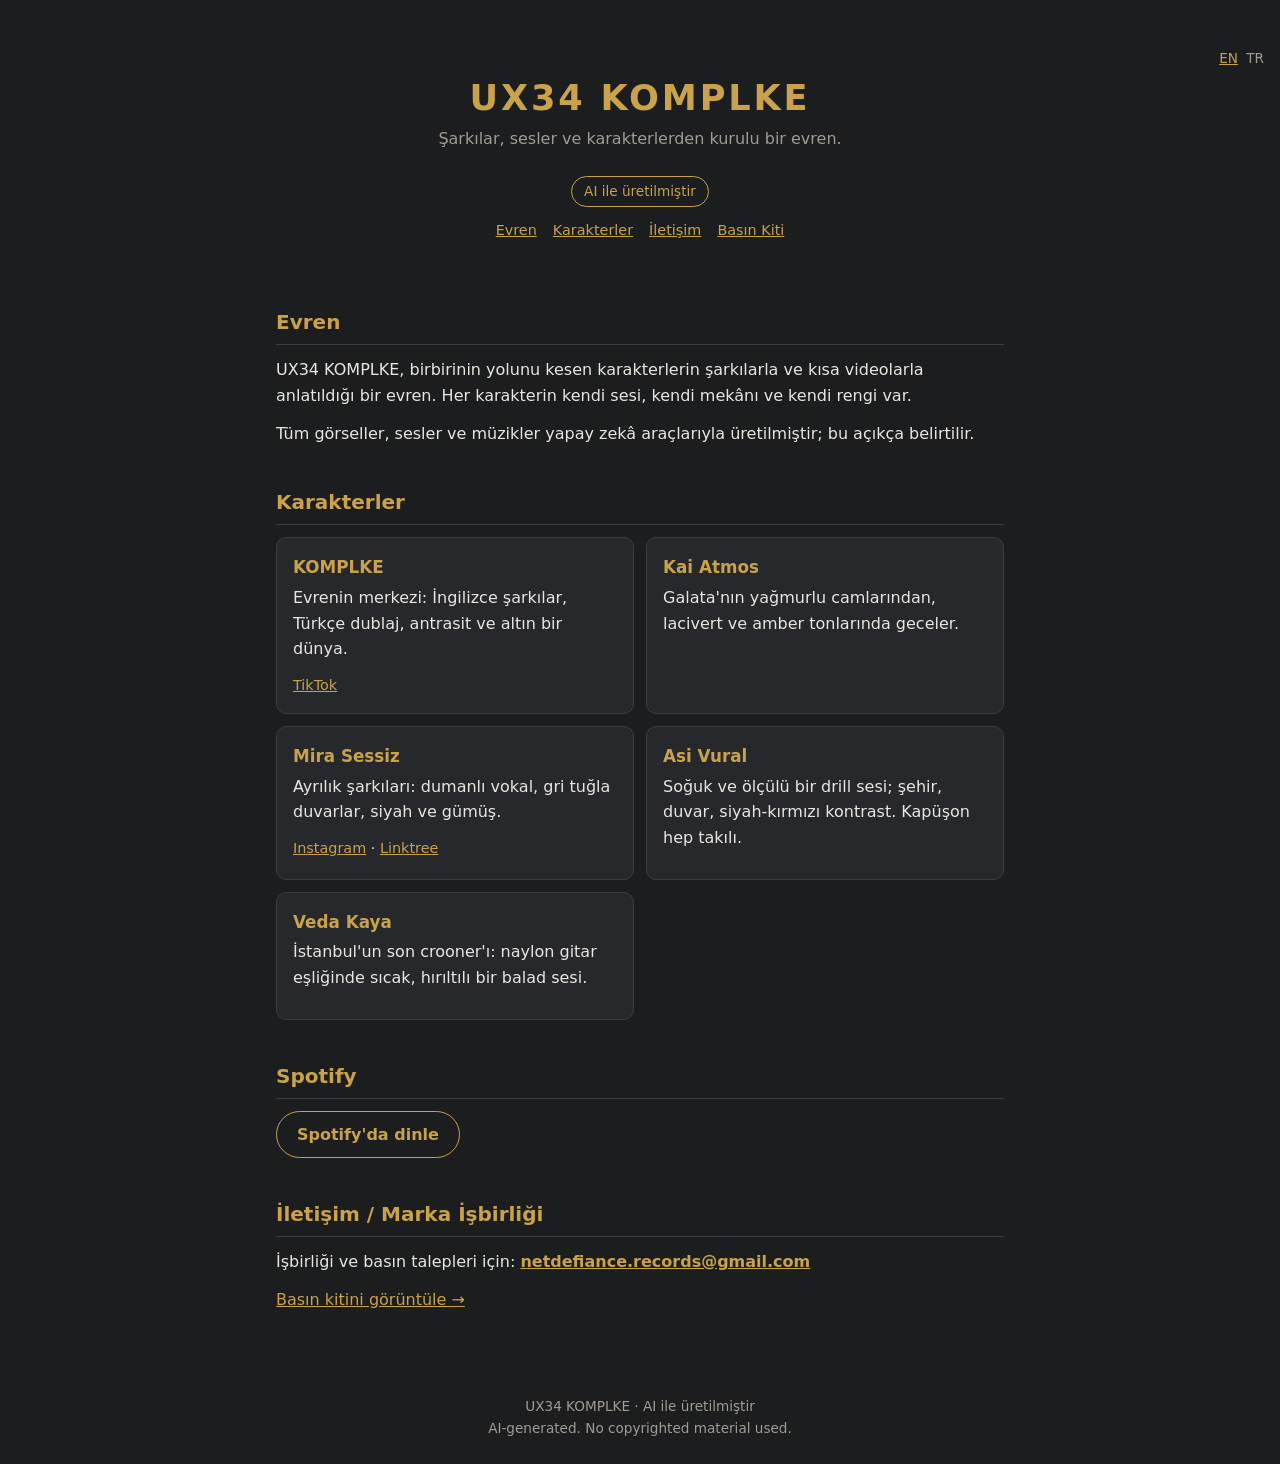
<file: index.html>
<!doctype html>
<html lang="tr">
<head>
<meta charset="utf-8">
<meta name="viewport" content="width=device-width,initial-scale=1">
<title>UX34 KOMPLKE</title>
<meta name="description" content="UX34 KOMPLKE: yapay zekâ ile üretilmiş karakterler, şarkılar ve kısa videolar evreni.">
<link rel="stylesheet" href="style.css">
</head>
<body>
<header>
  <div class="lang"><a href="index_en.html" hreflang="en">EN</a> <span class="cur">TR</span></div>
  <h1>UX34 KOMPLKE</h1>
  <p class="sub">Şarkılar, sesler ve karakterlerden kurulu bir evren.</p>
  <span class="badge">AI ile üretilmiştir</span>
  <nav><a href="#evren">Evren</a><a href="#karakterler">Karakterler</a><a href="#iletisim">İletişim</a><a href="epk-tr.html">Basın Kiti</a></nav>
</header>
<main>
  <section id="evren">
    <h2>Evren</h2>
    <p>UX34 KOMPLKE, birbirinin yolunu kesen karakterlerin şarkılarla ve kısa videolarla anlatıldığı bir evren. Her karakterin kendi sesi, kendi mekânı ve kendi rengi var.</p>
    <p>Tüm görseller, sesler ve müzikler yapay zekâ araçlarıyla üretilmiştir; bu açıkça belirtilir.</p>
  </section>

  <section id="karakterler">
    <h2>Karakterler</h2>
    <div class="grid">
      <article class="card"><h3>KOMPLKE</h3><p>Evrenin merkezi: İngilizce şarkılar, Türkçe dublaj, antrasit ve altın bir dünya.</p>
        <div class="links"><a href="https://www.tiktok.com/@komplke" target="_blank" rel="noopener">TikTok</a></div></article>
      <article class="card"><h3>Kai Atmos</h3><p>Galata'nın yağmurlu camlarından, lacivert ve amber tonlarında geceler.</p></article>
      <article class="card"><h3>Mira Sessiz</h3><p>Ayrılık şarkıları: dumanlı vokal, gri tuğla duvarlar, siyah ve gümüş.</p>
        <div class="links"><a href="https://www.instagram.com/mirasessiz" target="_blank" rel="noopener">Instagram</a> · <a href="https://linktr.ee/mirasessiz" target="_blank" rel="noopener">Linktree</a></div></article>
      <article class="card"><h3>Asi Vural</h3><p>Soğuk ve ölçülü bir drill sesi; şehir, duvar, siyah-kırmızı kontrast. Kapüşon hep takılı.</p></article>
      <article class="card"><h3>Veda Kaya</h3><p>İstanbul'un son crooner'ı: naylon gitar eşliğinde sıcak, hırıltılı bir balad sesi.</p></article>
    </div>
  </section>

  <section id="spotify">
    <h2>Spotify</h2>
    <p><a class="btn" href="https://open.spotify.com/artist/44v7w6iP0pBDi3dhrtW3PO" target="_blank" rel="noopener">Spotify'da dinle</a></p>
  </section>

  <section id="iletisim">
    <h2>İletişim / Marka İşbirliği</h2>
    <p>İşbirliği ve basın talepleri için: <strong><a href="mailto:netdefiance.records@gmail.com">netdefiance.records@gmail.com</a></strong></p>
    <p><a href="epk-tr.html">Basın kitini görüntüle →</a></p>
  </section>
</main>
<footer>UX34 KOMPLKE · AI ile üretilmiştir<br>AI-generated. No copyrighted material used.</footer>
</body>
</html>
</file>
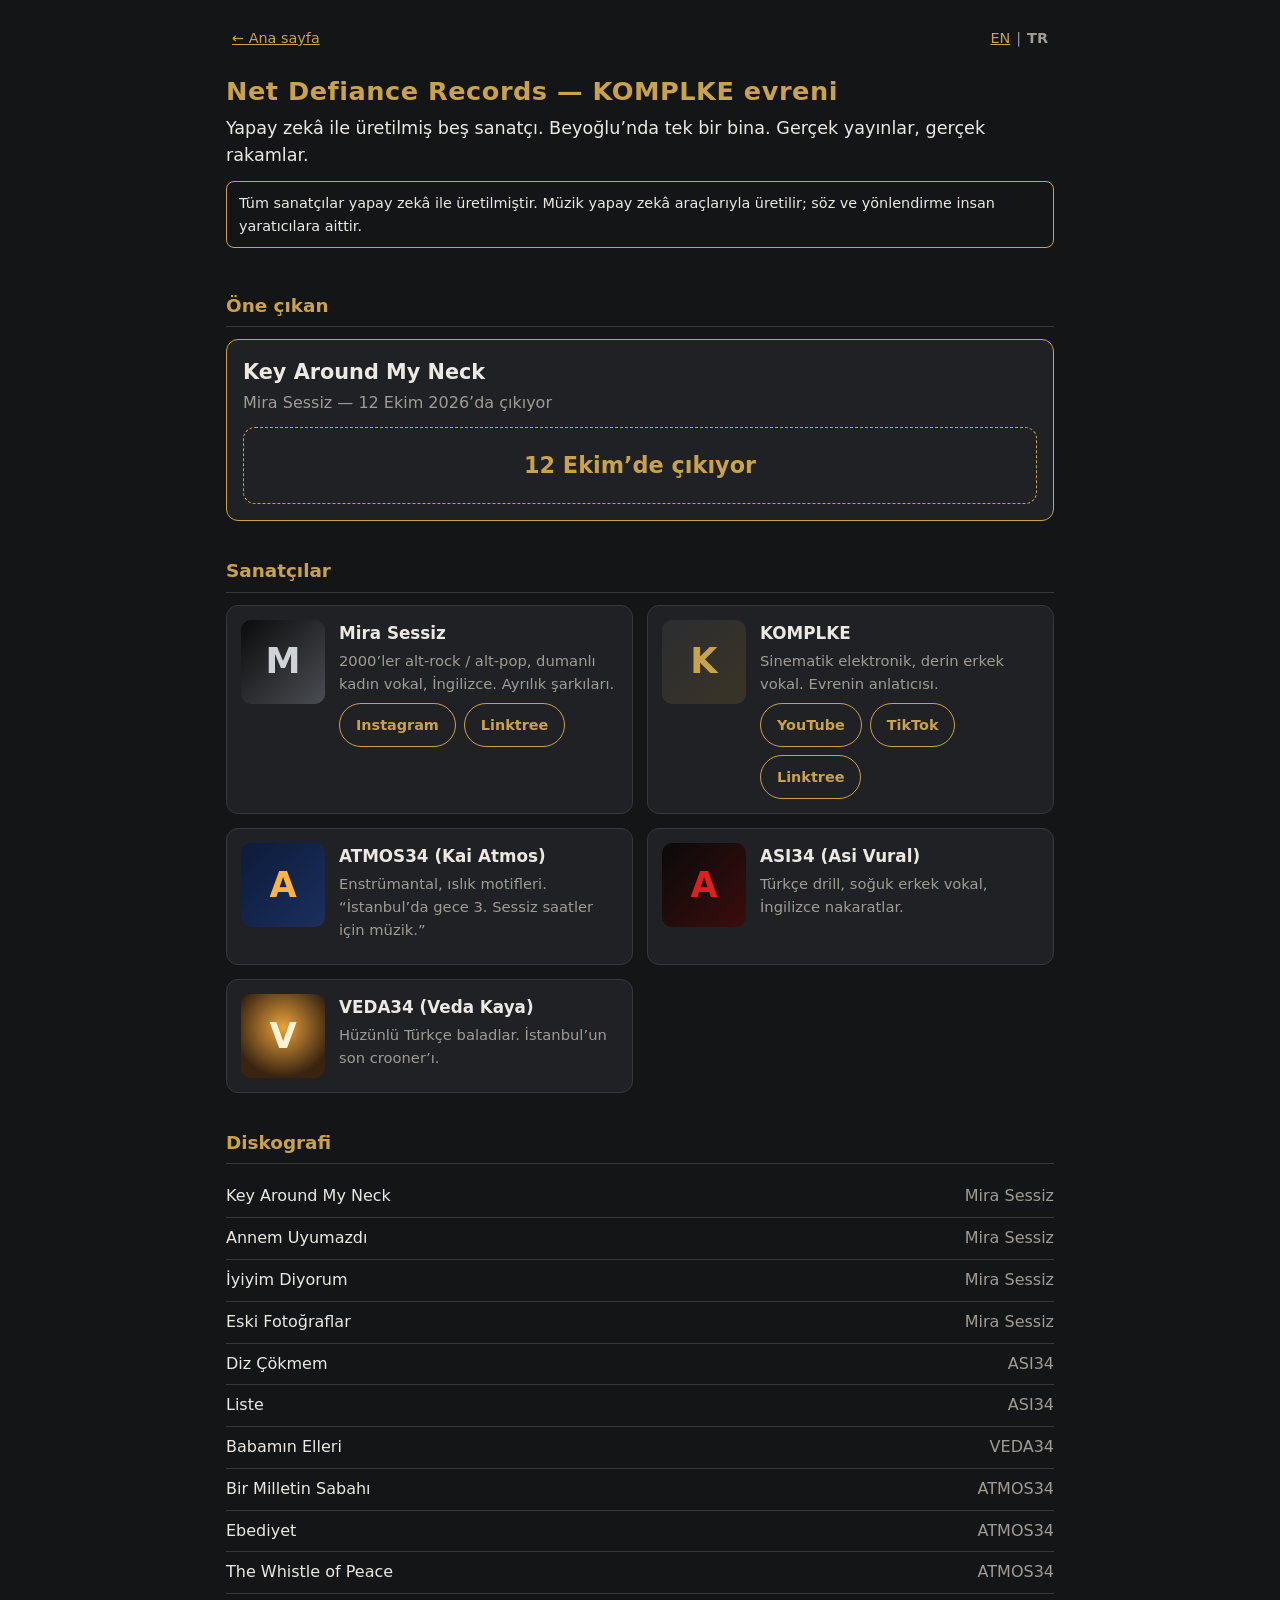
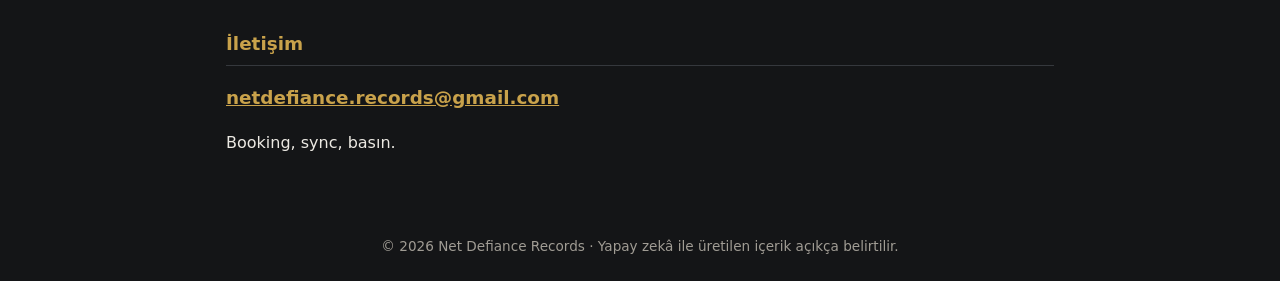
<file: epk-tr.html>
<!doctype html>
<html lang="tr">
<head>
<meta charset="utf-8">
<meta name="viewport" content="width=device-width,initial-scale=1">
<title>Net Defiance Records — Basın Kiti</title>
<meta name="description" content="Net Defiance Records — KOMPLKE evreni: yapay zekâ ile üretilmiş beş sanatçı, gerçek yayınlar. Basın kiti.">
<style>*{box-sizing:border-box}html{-webkit-text-size-adjust:100%}[hidden]{display:none!important}
:root{--bg:#141517;--panel:#1f2124;--line:#35383d;--gold:#c9a24b;--text:#ece9e3;--mute:#a09c94}
body{margin:0;background:var(--bg);color:var(--text);font:16px/1.55 system-ui,-apple-system,Segoe UI,Roboto,sans-serif}
a{color:var(--gold)}main{max-width:860px;margin:0 auto;padding:0 16px 40px}
header{max-width:860px;margin:0 auto;padding:16px 16px 8px}
.top{display:flex;justify-content:space-between;align-items:center;font-size:.9rem}
.top a{display:inline-flex;align-items:center;min-height:44px;padding:0 6px}
.lang .cur{color:var(--mute);font-weight:700;padding:0 6px}.lang span.sep{color:var(--mute)}
h1{margin:16px 0 8px;font-size:1.6rem;line-height:1.2;letter-spacing:.02em;color:var(--gold);overflow-wrap:anywhere}
.tag{font-size:1.1rem;margin:0 0 12px}
.disc{border:1px solid var(--gold);border-radius:8px;padding:10px 12px;font-size:.9rem;color:var(--text);margin:0}
h2{margin:36px 0 12px;color:var(--gold);font-size:1.15rem;border-bottom:1px solid var(--line);padding-bottom:6px}
.feat{background:var(--panel);border:1px solid var(--gold);border-radius:12px;padding:16px}
.feat h3{margin:0;font-size:1.3rem}.feat p{margin:2px 0 12px;color:var(--mute)}
.feat iframe{width:100%;height:152px;border:0;border-radius:12px}
.soon{border:1px dashed var(--gold);border-radius:12px;padding:20px;text-align:center;font-size:1.4rem;font-weight:700;color:var(--gold)}
.grid{display:grid;gap:14px}@media(min-width:700px){.grid{grid-template-columns:1fr 1fr}}
.card{background:var(--panel);border:1px solid var(--line);border-radius:12px;padding:14px;display:flex;gap:14px;align-items:flex-start}
.card h3{margin:0 0 4px;font-size:1.05rem}.card p{margin:0 0 8px;color:var(--mute);font-size:.92rem}
.portrait{flex:0 0 84px;width:84px;height:84px;border-radius:10px;display:flex;align-items:center;justify-content:center;font-size:2.2rem;font-weight:700;overflow:hidden}
.portrait img{width:100%;height:100%;object-fit:cover}
.p-mira{background:linear-gradient(135deg,#0b0b0c,#4a4d52);color:#cfd3d8}
.p-komplke{background:linear-gradient(135deg,#2b2d30,#3a3426);color:#c9a24b}
.p-atmos{background:linear-gradient(135deg,#0d1b3a,#1b2f5e);color:#ffb347}
.p-asi{background:linear-gradient(135deg,#0a0a0a,#3b0d0d);color:#e02020}
.p-veda{background:radial-gradient(circle at 50% 40%,#e8a23a,#3a2410 75%);color:#fff3d6}
.body{min-width:0;flex:1}
.btns{display:flex;flex-wrap:wrap;gap:8px}
.btn{display:inline-flex;align-items:center;justify-content:center;min-height:44px;padding:0 16px;border:1px solid var(--gold);border-radius:999px;text-decoration:none;font-weight:600;font-size:.9rem}
.btn:hover,.btn:focus-visible{background:var(--gold);color:var(--bg)}
.disco{list-style:none;padding:0;margin:0}.disco li{display:flex;justify-content:space-between;gap:12px;padding:8px 0;border-bottom:1px solid var(--line);overflow-wrap:anywhere}
.disco .by{color:var(--mute);white-space:nowrap}
.mail{font-size:1.15rem;font-weight:700}
footer{text-align:center;color:var(--mute);font-size:.85rem;padding:24px 16px}
@media(max-width:420px){.card{flex-direction:column}}</style>
</head>
<body>
<header>
  <div class="top"><a href="index.html">← Ana sayfa</a>
  <div class="lang"><a href="epk.html" hreflang="en">EN</a><span class="sep">|</span><span class="cur">TR</span></div></div>
  <h1>Net Defiance Records — KOMPLKE evreni</h1>
  <p class="tag">Yapay zekâ ile üretilmiş beş sanatçı. Beyoğlu’nda tek bir bina. Gerçek yayınlar, gerçek rakamlar.</p>
  <p class="disc">Tüm sanatçılar yapay zekâ ile üretilmiştir. Müzik yapay zekâ araçlarıyla üretilir; söz ve yönlendirme insan yaratıcılara aittir.</p>
</header>
<main>
  <h2>Öne çıkan</h2>
  <section class="feat">
    <h3>Key Around My Neck</h3>
    <p>Mira Sessiz — 12 Ekim 2026’da çıkıyor</p>
    <div id="feat-embed" hidden></div>
    <div id="feat-soon" class="soon">12 Ekim’de çıkıyor</div>
  </section>
  <h2>Sanatçılar</h2>
  <div class="grid">
  <article class="card">
    <!-- Portre: site/img/portre-mira.jpg varsa buraya <img> konur; yoksa baş harf kutusu kalır. -->
    
    <div class="portrait p-mira" aria-hidden="true">M</div>
    <div class="body"><h3>Mira Sessiz</h3><p>2000’ler alt-rock / alt-pop, dumanlı kadın vokal, İngilizce. Ayrılık şarkıları.</p><div class="btns"><a class="btn" data-link="spotify_artist_mira" target="_blank" rel="noopener" hidden>Spotify</a><a class="btn" data-link="apple_artist_mira" target="_blank" rel="noopener" hidden>Apple Music</a><a class="btn" data-link="instagram_mira" target="_blank" rel="noopener" hidden>Instagram</a><a class="btn" data-link="linktree_mira" target="_blank" rel="noopener" hidden>Linktree</a></div></div>
  </article>
  <article class="card">
    <!-- Portre: site/img/portre-komplke.jpg varsa buraya <img> konur; yoksa baş harf kutusu kalır. -->
    
    <div class="portrait p-komplke" aria-hidden="true">K</div>
    <div class="body"><h3>KOMPLKE</h3><p>Sinematik elektronik, derin erkek vokal. Evrenin anlatıcısı.</p><div class="btns"><a class="btn" data-link="spotify_artist_komplke" target="_blank" rel="noopener" hidden>Spotify</a><a class="btn" data-link="youtube" target="_blank" rel="noopener" hidden>YouTube</a><a class="btn" data-link="tiktok" target="_blank" rel="noopener" hidden>TikTok</a><a class="btn" data-link="linktree_komplke" target="_blank" rel="noopener" hidden>Linktree</a></div></div>
  </article>
  <article class="card">
    <!-- Portre: site/img/portre-atmos.jpg varsa buraya <img> konur; yoksa baş harf kutusu kalır. -->
    
    <div class="portrait p-atmos" aria-hidden="true">A</div>
    <div class="body"><h3>ATMOS34 (Kai Atmos)</h3><p>Enstrümantal, ıslık motifleri. “İstanbul’da gece 3. Sessiz saatler için müzik.”</p><div class="btns"><a class="btn" data-link="spotify_artist_atmos34" target="_blank" rel="noopener" hidden>Spotify</a></div></div>
  </article>
  <article class="card">
    <!-- Portre: site/img/portre-asi.jpg varsa buraya <img> konur; yoksa baş harf kutusu kalır. -->
    <!-- NOT: Asi portresi eklenirken kapüşon HEP takılı olmalı; saç/ense görünen kare kullanılmaz. -->
    <div class="portrait p-asi" aria-hidden="true">A</div>
    <div class="body"><h3>ASI34 (Asi Vural)</h3><p>Türkçe drill, soğuk erkek vokal, İngilizce nakaratlar.</p><div class="btns"><a class="btn" data-link="spotify_artist_asi34" target="_blank" rel="noopener" hidden>Spotify</a></div></div>
  </article>
  <article class="card">
    <!-- Portre: site/img/portre-veda.jpg varsa buraya <img> konur; yoksa baş harf kutusu kalır. -->
    
    <div class="portrait p-veda" aria-hidden="true">V</div>
    <div class="body"><h3>VEDA34 (Veda Kaya)</h3><p>Hüzünlü Türkçe baladlar. İstanbul’un son crooner’ı.</p><div class="btns"><a class="btn" data-link="spotify_artist_veda34" target="_blank" rel="noopener" hidden>Spotify</a></div></div>
  </article>
  </div>
  <h2>Diskografi</h2>
  <ul class="disco" id="disco"></ul>
  <p id="disco-empty">Yayınlar burada listelenecek.</p>
  <h2>İletişim</h2>
  <p class="mail"><a href="mailto:netdefiance.records@gmail.com">netdefiance.records@gmail.com</a></p>
  <p>Booking, sync, basın.</p>
</main>
<footer>© 2026 Net Defiance Records · Yapay zekâ ile üretilen içerik açıkça belirtilir.</footer>
<script>(function(){
var BN={"spotify": "Spotify", "apple": "Apple Music", "instagram": "Instagram", "linktree": "Linktree", "youtube": "YouTube", "tiktok": "TikTok"};
function ok(v){return typeof v==='string'&&v.trim()!==''}
function hide(e){e.hidden=true}
fetch('links.json').then(function(r){return r.json()}).then(function(d){
 document.querySelectorAll('a[data-link]').forEach(function(a){var v=d[a.dataset.link];if(ok(v)){a.href=v;a.hidden=false}else hide(a)});
 document.querySelectorAll('.btns').forEach(function(g){if(!g.querySelector('a:not([hidden])'))hide(g)});
 var f=document.getElementById('feat-embed'),s=document.getElementById('feat-soon');
 if(ok(d.spotify_track_kamn)){var i=document.createElement('iframe');i.src='https://open.spotify.com/embed/track/'+encodeURIComponent(d.spotify_track_kamn);i.loading='lazy';i.allow='encrypted-media';i.title='Key Around My Neck';f.appendChild(i);f.hidden=false;hide(s)}
 var ul=document.getElementById('disco'),n=document.getElementById('disco-empty');
 (d.releases||[]).forEach(function(r){var li=document.createElement('li'),t;
  if(ok(r.url)){t=document.createElement('a');t.href=r.url;t.target='_blank';t.rel='noopener'}else t=document.createElement('span');
  t.textContent=r.title;var b=document.createElement('span');b.className='by';b.textContent=r.artist;li.appendChild(t);li.appendChild(b);ul.appendChild(li)});
 if(ul.children.length)hide(n);else hide(ul);
}).catch(function(){document.querySelectorAll('a[data-link],.btns').forEach(hide);document.getElementById('disco').hidden=true});
})();</script>
</body>
</html>
</file>
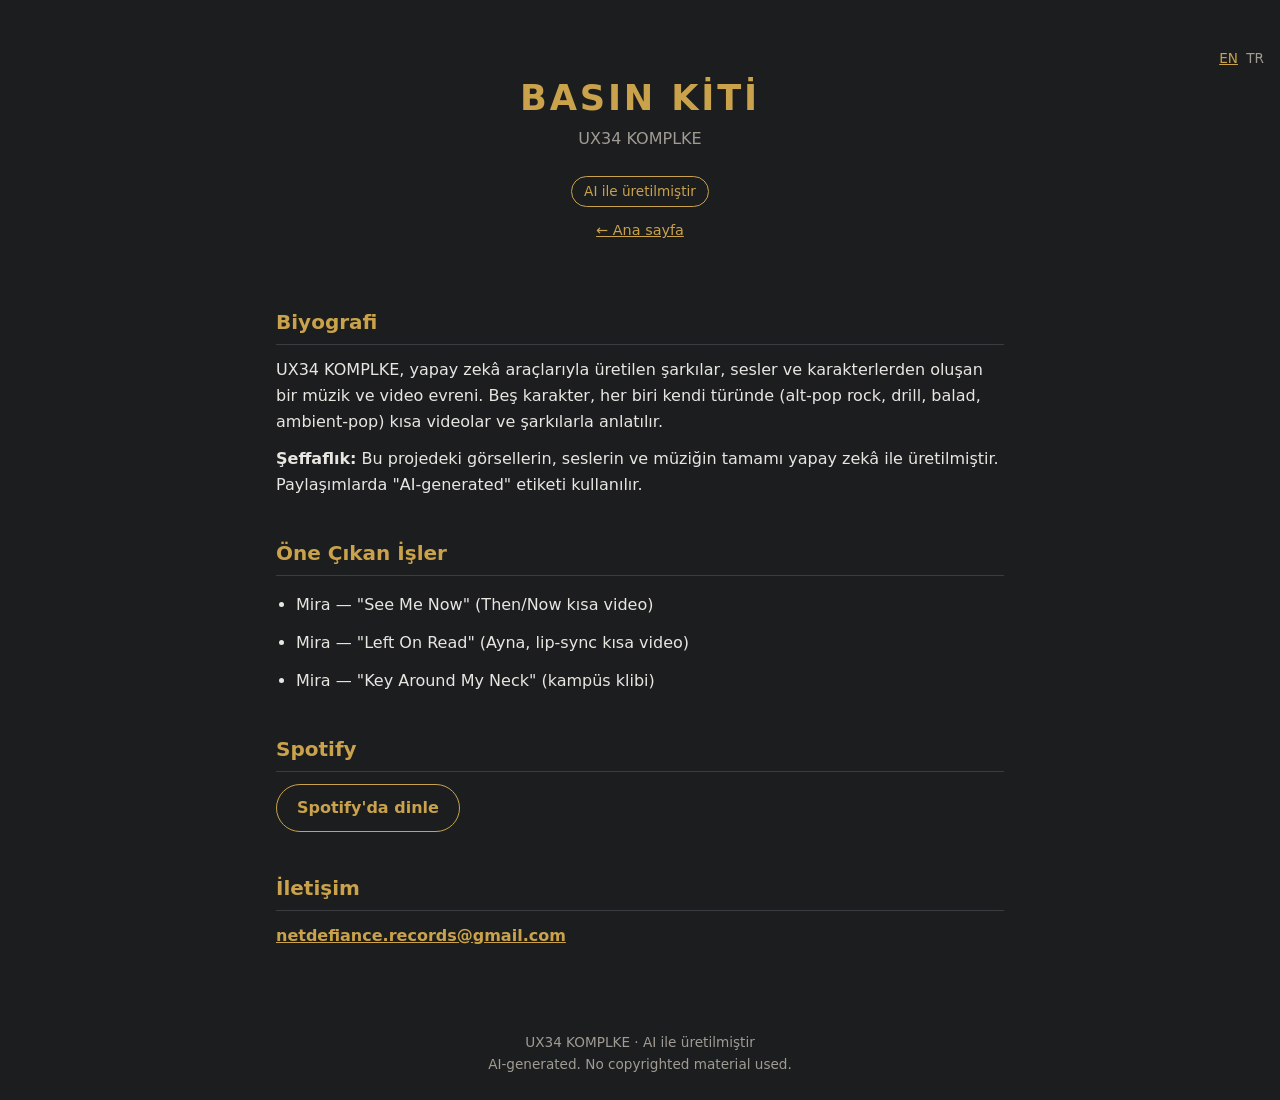
<file: epk.html>
<!doctype html>
<html lang="tr">
<head>
<meta charset="utf-8">
<meta name="viewport" content="width=device-width,initial-scale=1">
<title>UX34 KOMPLKE — Basın Kiti</title>
<meta name="description" content="UX34 KOMPLKE basın kiti: biyografi, öne çıkan işler ve iletişim.">
<link rel="stylesheet" href="style.css">
</head>
<body>
<header>
  <div class="lang"><a href="epk_en.html" hreflang="en">EN</a> <span class="cur">TR</span></div>
  <h1>BASIN KİTİ</h1>
  <p class="sub">UX34 KOMPLKE</p>
  <span class="badge">AI ile üretilmiştir</span>
  <nav><a href="index.html">← Ana sayfa</a></nav>
</header>
<main>
  <section>
    <h2>Biyografi</h2>
    <p>UX34 KOMPLKE, yapay zekâ araçlarıyla üretilen şarkılar, sesler ve karakterlerden oluşan bir müzik ve video evreni. Beş karakter, her biri kendi türünde (alt-pop rock, drill, balad, ambient-pop) kısa videolar ve şarkılarla anlatılır.</p>
    <p><strong>Şeffaflık:</strong> Bu projedeki görsellerin, seslerin ve müziğin tamamı yapay zekâ ile üretilmiştir. Paylaşımlarda "AI-generated" etiketi kullanılır.</p>
  </section>

  <section>
    <h2>Öne Çıkan İşler</h2>
    <ul>
      <li>Mira — "See Me Now" (Then/Now kısa video)</li>
      <li>Mira — "Left On Read" (Ayna, lip-sync kısa video)</li>
      <li>Mira — "Key Around My Neck" (kampüs klibi)</li>
    </ul>
  </section>

  <section id="spotify">
    <h2>Spotify</h2>
    <p><a class="btn" href="https://open.spotify.com/artist/44v7w6iP0pBDi3dhrtW3PO" target="_blank" rel="noopener">Spotify'da dinle</a></p>
  </section>

  <section>
    <h2>İletişim</h2>
    <p><strong><a href="mailto:netdefiance.records@gmail.com">netdefiance.records@gmail.com</a></strong></p>
  </section>
</main>
<footer>UX34 KOMPLKE · AI ile üretilmiştir<br>AI-generated. No copyrighted material used.</footer>
</body>
</html>
</file>
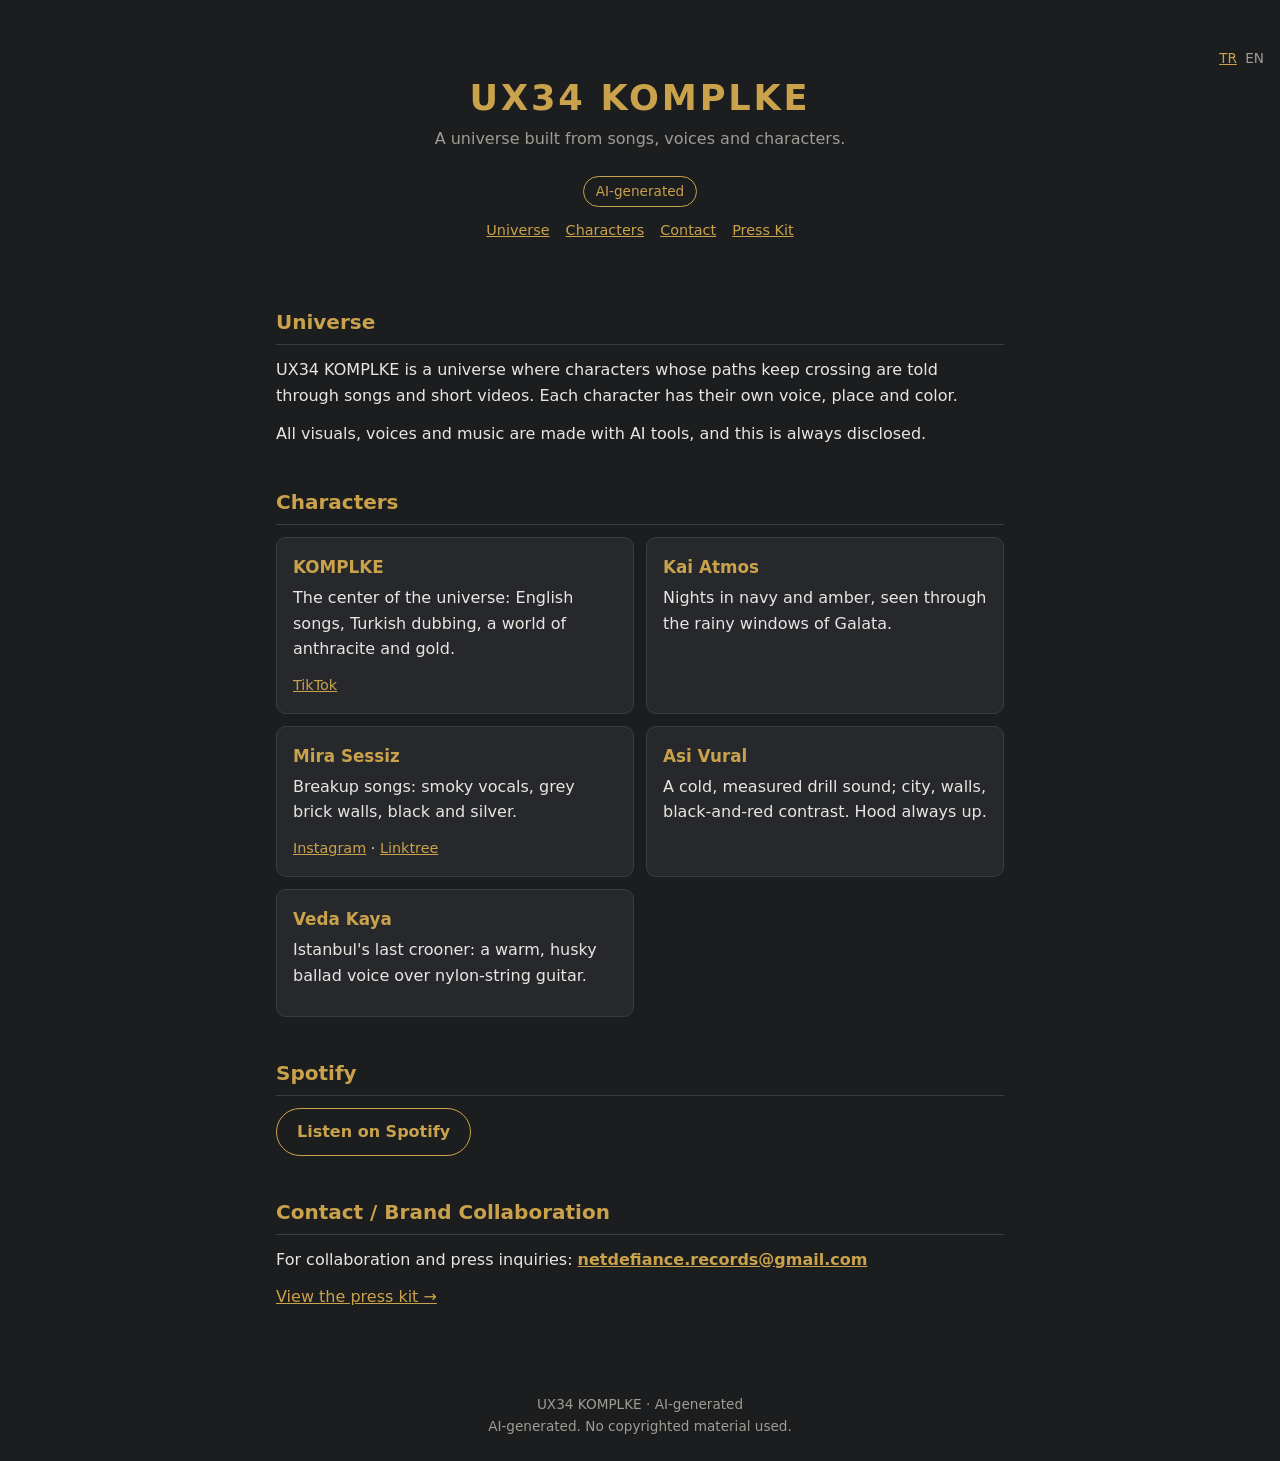
<file: index_en.html>
<!doctype html>
<html lang="en">
<head>
<meta charset="utf-8">
<meta name="viewport" content="width=device-width,initial-scale=1">
<title>UX34 KOMPLKE</title>
<meta name="description" content="UX34 KOMPLKE: a universe of AI-generated characters, songs and short videos.">
<link rel="stylesheet" href="style.css">
</head>
<body>
<header>
  <div class="lang"><a href="index.html" hreflang="tr">TR</a> <span class="cur">EN</span></div>
  <h1>UX34 KOMPLKE</h1>
  <p class="sub">A universe built from songs, voices and characters.</p>
  <span class="badge">AI-generated</span>
  <nav><a href="#evren">Universe</a><a href="#karakterler">Characters</a><a href="#iletisim">Contact</a><a href="epk.html">Press Kit</a></nav>
</header>
<main>
  <section id="evren">
    <h2>Universe</h2>
    <p>UX34 KOMPLKE is a universe where characters whose paths keep crossing are told through songs and short videos. Each character has their own voice, place and color.</p>
    <p>All visuals, voices and music are made with AI tools, and this is always disclosed.</p>
  </section>

  <section id="karakterler">
    <h2>Characters</h2>
    <div class="grid">
      <article class="card"><h3>KOMPLKE</h3><p>The center of the universe: English songs, Turkish dubbing, a world of anthracite and gold.</p>
        <div class="links"><a href="https://www.tiktok.com/@komplke" target="_blank" rel="noopener">TikTok</a></div></article>
      <article class="card"><h3>Kai Atmos</h3><p>Nights in navy and amber, seen through the rainy windows of Galata.</p></article>
      <article class="card"><h3>Mira Sessiz</h3><p>Breakup songs: smoky vocals, grey brick walls, black and silver.</p>
        <div class="links"><a href="https://www.instagram.com/mirasessiz" target="_blank" rel="noopener">Instagram</a> · <a href="https://linktr.ee/mirasessiz" target="_blank" rel="noopener">Linktree</a></div></article>
      <article class="card"><h3>Asi Vural</h3><p>A cold, measured drill sound; city, walls, black-and-red contrast. Hood always up.</p></article>
      <article class="card"><h3>Veda Kaya</h3><p>Istanbul's last crooner: a warm, husky ballad voice over nylon-string guitar.</p></article>
    </div>
  </section>

  <section id="spotify">
    <h2>Spotify</h2>
    <p><a class="btn" href="https://open.spotify.com/artist/44v7w6iP0pBDi3dhrtW3PO" target="_blank" rel="noopener">Listen on Spotify</a></p>
  </section>

  <section id="iletisim">
    <h2>Contact / Brand Collaboration</h2>
    <p>For collaboration and press inquiries: <strong><a href="mailto:netdefiance.records@gmail.com">netdefiance.records@gmail.com</a></strong></p>
    <p><a href="epk.html">View the press kit →</a></p>
  </section>
</main>
<footer>UX34 KOMPLKE · AI-generated<br>AI-generated. No copyrighted material used.</footer>
</body>
</html>
</file>
<file: style.css>
:root{--bg:#1c1d1f;--panel:#26282b;--line:#3a3d41;--gold:#c9a24b;--text:#e8e6e1;--mute:#a09c94}
*{box-sizing:border-box}
html{-webkit-text-size-adjust:100%}
[hidden]{display:none!important}
body{margin:0;background:var(--bg);color:var(--text);font:16px/1.6 system-ui,-apple-system,Segoe UI,Roboto,sans-serif}
main{max-width:760px;margin:0 auto;padding:0 16px 48px}
header{padding:48px 16px 24px;text-align:center}
h1{margin:0;font-size:2.2rem;letter-spacing:.08em;color:var(--gold)}
h2{margin:40px 0 12px;color:var(--gold);font-size:1.25rem;border-bottom:1px solid var(--line);padding-bottom:6px}
p,li{margin:0 0 12px;overflow-wrap:anywhere}
img{max-width:100%;height:auto}
ul{padding-left:20px}
.sub{color:var(--mute)}
.badge{display:inline-block;margin-top:12px;padding:4px 12px;border:1px solid var(--gold);border-radius:999px;color:var(--gold);font-size:.85rem}
.grid{display:grid;gap:12px}
@media(min-width:620px){.grid{grid-template-columns:1fr 1fr}}
.card{background:var(--panel);border:1px solid var(--line);border-radius:10px;padding:16px}
.card h3{margin:0 0 4px;color:var(--gold);font-size:1.05rem}
.links a,a{color:var(--gold)}
.links{font-size:.9rem;margin-top:8px}
.ph{border:1px dashed var(--line);border-radius:10px;padding:24px;text-align:center;color:var(--mute)}
.img-ph{aspect-ratio:4/3;display:flex;align-items:center;justify-content:center}
nav{margin-top:12px;font-size:.9rem;display:flex;flex-wrap:wrap;justify-content:center;gap:4px 16px}
.lang{font-size:.85rem;text-align:right}
.lang a{margin-right:4px}
.lang .cur{color:var(--mute)}
footer{text-align:center;color:var(--mute);font-size:.85rem;padding:24px 16px}
.btn{display:inline-block;padding:10px 20px;border:1px solid var(--gold);border-radius:999px;text-decoration:none;font-weight:600}
.btn:hover{background:var(--gold);color:var(--bg)}
</file>
